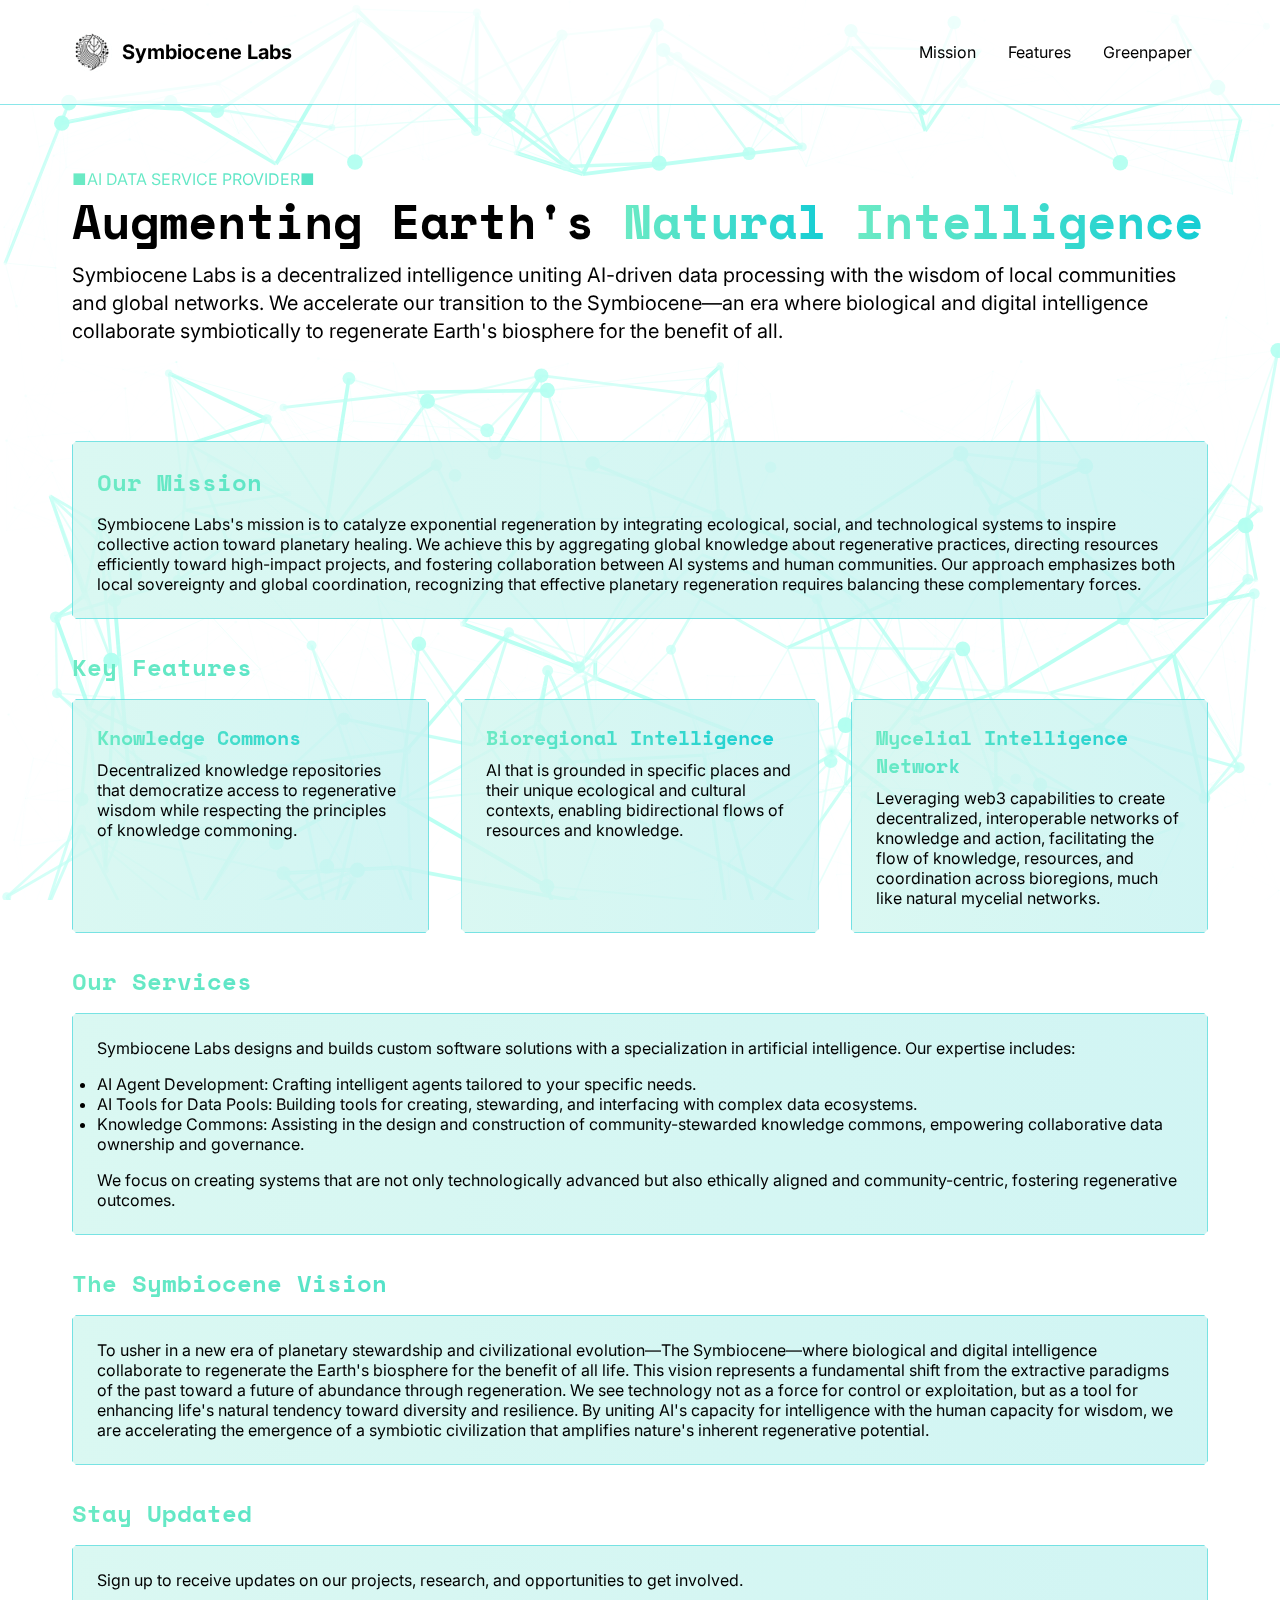
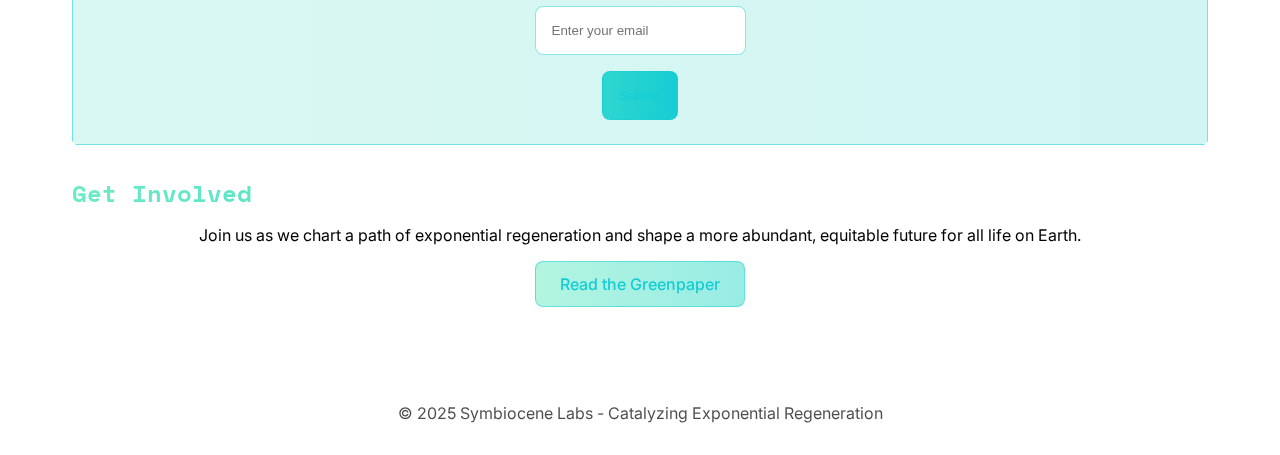
<file: index.html>
<!DOCTYPE html>
<html lang="en">
    <head>
        <meta charset="UTF-8"/>
        <meta name="viewport" content="width=device-width, initial-scale=1.0"/>
        <title>Symbiocene Labs - Planetary Data Layer for Earth System Monitoring</title>
        <meta name="description" content="Symbiocene Labs interprets, collates, and indexes disparate data feeds that monitor earth systems, facilitating capital investment in ecosystem regeneration and creating a sustainable future."/>
        <meta name="author" content="Symbiocene Labs"/>
        <meta property="og:title" content="Symbiocene Labs - Planetary Data Layer"/>
        <meta property="og:description" content="Symbiocene Labs interprets, collates, and indexes disparate data feeds that monitor earth systems, facilitating capital investment in ecosystem regeneration and creating a sustainable future."/>
        <meta property="og:type" content="website"/>
        <meta property="og:image" content="https://pub-bb2e103a32db4e198524a2e9ed8f35b4.r2.dev/15d62c79-b091-490c-9016-6587f93cbaed/id-preview-7203a951--f4794e7a-9c32-4fa6-a52f-6cd08ad04d61.lovable.app-1746590013152.png"/>
        <meta name="twitter:card" content="summary_large_image"/>
        <meta name="twitter:site" content="@gaiaaiagent"/>
        <meta name="twitter:image" content="https://pub-bb2e103a32db4e198524a2e9ed8f35b4.r2.dev/15d62c79-b091-490c-9016-6587f93cbaed/id-preview-7203a951--f4794e7a-9c32-4fa6-a52f-6cd08ad04d61.lovable.app-1746590013152.png"/>
        <link rel="stylesheet" href="css/style.css">
        <script src="js/main.js"></script>
        <style>
            @import url("https://fonts.googleapis.com/css2?family=Space+Mono:wght@400;700&display=swap");
            @import url("https://fonts.googleapis.com/css2?family=Inter:wght@300;400;500;600;700&display=swap");
            
            :root {
                --background: 0 0% 100%; /* White */
                --foreground: 0 0% 0%; /* Black */
                --card: 60 100% 97%; /* Light yellow */
                --card-foreground: 0 0% 0%; /* Black */
                --popover: 0 0% 100%; /* White */
                --popover-foreground: 0 0% 0%; /* Black */
                --primary: 51 100% 50%; /* Gold */
                --primary-foreground: 0 0% 100%; /* White */
                --secondary: 60 80% 90%; /* Light yellow */
                --secondary-foreground: 0 0% 0%; /* Black */
                --muted: 60 30% 90%; /* Very light yellow */
                --muted-foreground: 0 0% 40%; /* Dark gray */
                --accent: 51 100% 60%; /* Lighter gold */
                --accent-foreground: 0 0% 0%; /* Black */
                --destructive: 0 62.8% 30.6%; /* Red */
                --destructive-foreground: 0 0% 100%; /* White */
                --border: 51 40% 50%; /* Gold border */
                --input: 51 40% 50%; /* Gold input */
                --ring: 51 100% 50%; /* Gold ring */
                --radius: .5rem;
                --sidebar-background: 0 0% 100%; /* White */
                --sidebar-foreground: 0 0% 0%; /* Black */
                --sidebar-primary: 51 100% 50%; /* Gold */
                --sidebar-primary-foreground: 0 0% 100%; /* White */
                --sidebar-accent: 60 30% 90%; /* Light yellow */
                --sidebar-accent-foreground: 0 0% 0%; /* Black */
                --sidebar-border: 51 40% 50%; /* Gold border */
                --sidebar-ring: 51 100% 50%; /* Gold ring */
            }
            
            * {
                box-sizing: border-box;
                border-width: 0;
                border-style: solid;
                border-color: hsl(var(--border));
            }
            
            body {
                --tw-bg-opacity: 1;
                /* background-color: rgb(255 255 255 / var(--tw-bg-opacity)); */ /* White background - Commented out for testing external CSS */
                font-family: Inter, sans-serif;
                --tw-text-opacity: 1;
                color: rgb(0 0 0 / var(--tw-text-opacity)); /* Black text */
                margin: 0;
                line-height: inherit;
            }
            
            h1, h2, h3, h4, h5, h6 {
                font-family: Space Mono, monospace;
                font-size: inherit;
                font-weight: inherit;
            }
            
            .container {
                width: 100%;
                margin-right: auto;
                margin-left: auto;
                padding-right: 2rem;
                padding-left: 2rem;
            }
            
            @media (min-width: 1400px) {
                .container {
                    max-width: 1400px;
                }
            }
            
            .pixel-box {
                position: relative;
                overflow: hidden;
                border-radius: 0;
                background-color: rgba(224, 247, 245, 0.8); /* Very light teal background */
                padding: 1.5rem;
                border: 1px solid rgba(21, 205, 212, 0.5); /* Teal border */
                background-image: linear-gradient(to right, rgba(107, 234, 196, 0.1) 0%, rgba(21, 205, 212, 0.1) 100%); /* Subtle teal gradient */
                clip-path: polygon(0 4px, 4px 0, calc(100% - 4px) 0, 100% 4px, 100% calc(100% - 4px), calc(100% - 4px) 100%, 4px 100%, 0 calc(100% - 4px));
            }
            
            .pixel-dot {
                margin-left: .125rem;
                margin-right: .125rem;
                display: inline-block;
                height: .375rem;
                width: .375rem;
                border-radius: 0;
                --tw-bg-opacity: 1;
                background-color: rgb(21 205 212 / var(--tw-bg-opacity)); /* Teal dot */
                background-image: linear-gradient(to right, #6beac4, #15cdd4); /* Teal gradient */
            }
            
            .data-grid {
                /* Grid background removed and replaced with canvas in JS */
                background-color: rgb(255 255 255 / var(--tw-bg-opacity)); /* White background */
            }
            
            .animate-pixel-fade {
                animation: pixel-fade 3s ease-in-out infinite;
            }
            
            @keyframes pixel-fade {
                0% {
                    opacity: .4;
                }
                50% {
                    opacity: 1;
                }
                to {
                    opacity: .4;
                }
            }
            
            .bg-gaia-dark-green {
                --tw-bg-opacity: 1;
                background-color: rgb(255 255 255 / var(--tw-bg-opacity)); /* White background */
            }
            
            .bg-gaia-accent-teal {
                --tw-bg-opacity: 1;
                background-color: rgb(21 205 212 / var(--tw-bg-opacity)); /* Teal background */
            }
            
            .text-gaia-text-light {
                --tw-text-opacity: 1;
                color: rgb(0 0 0 / var(--tw-text-opacity)); /* Black text */
            }
            
            .text-gaia-accent-teal {
                --tw-text-opacity: 1;
                color: rgb(21 205 212 / var(--tw-text-opacity)); /* Teal text */
                background: linear-gradient(to right, #6beac4, #15cdd4); /* Teal gradient */
                -webkit-background-clip: text;
                -webkit-text-fill-color: transparent;
                background-clip: text;
            }
            
            .border-gaia-accent-teal {
                --tw-border-opacity: 1;
                border-color: rgb(21 205 212 / var(--tw-border-opacity)); /* Teal border */
            }
            
            .py-16 {
                padding-top: 4rem;
                padding-bottom: 4rem;
            }
            
            .py-8 {
                padding-top: 2rem;
                padding-bottom: 2rem;
            }
            
            .px-4 {
                padding-left: 1rem;
                padding-right: 1rem;
            }
            
            .mt-8 {
                margin-top: 2rem;
            }
            
            .mb-4 {
                margin-bottom: 1rem;
            }
            
            .mb-8 {
                margin-bottom: 2rem;
            }
            
            .text-4xl {
                font-size: 2.25rem;
                line-height: 2.5rem;
            }
            
            .text-xl {
                font-size: 1.25rem;
                line-height: 1.75rem;
            }
            
            .text-lg {
                font-size: 1.125rem;
                line-height: 1.75rem;
            }
            
            .font-bold {
                font-weight: 700;
            }
            
            .flex {
                display: flex;
            }
            
            .flex-col {
                flex-direction: column;
            }
            
            .items-center {
                align-items: center;
            }
            
            .justify-center {
                justify-content: center;
            }
            
            .justify-between {
                justify-content: space-between;
            }
            
            .gap-4 {
                gap: 1rem;
            }
            
            .gap-8 {
                gap: 2rem;
            }
            
            .grid {
                display: grid;
            }
            
            .grid-cols-1 {
                grid-template-columns: repeat(1, minmax(0, 1fr));
            }
            
            @media (min-width: 768px) {
                .md\:grid-cols-2 {
                    grid-template-columns: repeat(2, minmax(0, 1fr));
                }
                
                .md\:text-5xl {
                    font-size: 3rem;
                    line-height: 1;
                }
            }
            
            @media (min-width: 1024px) {
                .lg\:grid-cols-3 {
                    grid-template-columns: repeat(3, minmax(0, 1fr));
                }
                
                .lg\:text-6xl {
                    font-size: 3.75rem;
                    line-height: 1;
                }
            }
            
            .max-w-4xl {
                max-width: 56rem;
            }
            
            .mx-auto {
                margin-left: auto;
                margin-right: auto;
            }
            
            .text-center {
                text-align: center;
            }
            
            .rounded-lg {
                border-radius: var(--radius);
            }
            
            .border {
                border-width: 1px;
            }
            
            .border-b {
                border-bottom-width: 1px;
            }
            
            .border-gaia-accent-teal\/50 {
                border-color: rgba(21, 205, 212, 0.5); /* Teal border with opacity */
            }
            
            .bg-gaia-accent-teal\/10 {
                background-color: rgba(21, 205, 212, 0.1); /* Teal background with opacity */
                background-image: linear-gradient(to right, rgba(107, 234, 196, 0.1) 0%, rgba(21, 205, 212, 0.1) 100%); /* Subtle teal gradient */
            }
            
            .p-4 {
                padding: 1rem;
            }
            
            .hover\:bg-gaia-accent-teal\/80:hover {
                background-color: rgba(21, 205, 212, 0.8); /* Teal background with opacity on hover */
                background-image: linear-gradient(to right, rgba(107, 234, 196, 0.8) 0%, rgba(21, 205, 212, 0.8) 100%); /* Stronger teal gradient */
            }
            
            .hover\:text-gaia-dark-green:hover {
                --tw-text-opacity: 1;
                color: rgb(255 255 255 / var(--tw-text-opacity)); /* White text on hover */
            }
            
            .hover\:text-gaia-accent-teal:hover {
                background: linear-gradient(to right, #6beac4, #15cdd4); /* Teal gradient */
                -webkit-background-clip: text;
                -webkit-text-fill-color: transparent;
                background-clip: text;
            }
            
            .transition {
                transition-property: color, background-color, border-color, text-decoration-color, fill, stroke, opacity, box-shadow, transform, filter, backdrop-filter;
                transition-timing-function: cubic-bezier(.4, 0, .2, 1);
                transition-duration: .15s;
            }
            
            .nav-link {
                padding: 0.5rem 1rem;
                transition: color 0.3s ease;
            }
            
            .logo-circle {
                width: 40px;
                height: 40px;
                border-radius: 50%;
                /* border: 2px solid transparent; */ /* Transparent border */
                /* border-image: linear-gradient(to right, #6beac4, #15cdd4); */ /* Teal gradient border */
                /* border-image-slice: 1; */
                display: flex;
                align-items: center;
                justify-content: center;
                margin-right: 10px;
                background-image: linear-gradient(to right, rgba(107, 234, 196, 0.05) 0%, rgba(21, 205, 212, 0.05) 100%); /* Very subtle teal gradient */
            }
            
            .logo-v {
                background: linear-gradient(to right, #6beac4, #15cdd4); /* Teal gradient */
                -webkit-background-clip: text;
                -webkit-text-fill-color: transparent;
                background-clip: text;
                color: transparent;
                font-size: 24px;
                font-weight: bold;
                font-family: 'Space Mono', monospace;
            }
        </style>
    </head>
    <body>
        <nav class="py-8 border-b border-gaia-accent-teal/50">
            <div class="container mx-auto flex justify-between items-center">
                <div class="flex items-center">
                    <div class="logo-circle">
                        <img src="U9sK4_m8_400x400.jpg" alt="Symbiocene Labs Logo" class="logo-v">
                    </div>
                    <span class="text-xl font-bold">Symbiocene Labs</span>
                </div>
                <div class="flex">
                    <a href="#mission" class="nav-link text-gaia-text-light hover:text-gaia-accent-teal">Mission</a>
                    <a href="#features" class="nav-link text-gaia-text-light hover:text-gaia-accent-teal">Features</a>
                    <a href="https://gaiaaiagent.github.io/symbiocenelabs/greenpaper.html" class="nav-link text-gaia-text-light hover:text-gaia-accent-teal" target="_blank">Greenpaper</a>
                </div>
            </div>
        </nav>
        
        <div class="container mx-auto">
            <header class="py-0 relative">
                <div class="mb-2">
                    <p class="text-gaia-accent-teal">■AI DATA SERVICE PROVIDER■</p>
                </div>
                <div class="flex flex-col gap-1">
                    <h2 class="text-4xl md:text-5xl lg:text-[3.35rem] font-bold text-gaia-text-light">
                        Augmenting Earth's 
                        <span class="text-gaia-accent-teal">Natural</span>
                        <span class="text-gaia-accent-teal">Intelligence</span>
                    </h2>
                    <p class="text-xl text-gaia-text-light mb-0">
                        Symbiocene Labs is a decentralized intelligence uniting AI-driven data processing with the wisdom of local communities and global networks. We accelerate our transition to the Symbiocene—an era where biological and digital intelligence collaborate symbiotically to regenerate Earth's biosphere for the benefit of all.
                    </p>
                </div>
                <!-- Removed rivers map container and image from here, it's now handled by CSS background -->
            </header>
            
            <main>
                <section id="mission" class="pixel-box mb-8">
                    <h2 class="text-2xl font-bold text-gaia-accent-teal mb-4">Our Mission</h2>
                    <p class="text-gaia-text-light">
                        Symbiocene Labs's mission is to catalyze exponential regeneration by integrating ecological, social, and technological systems to inspire collective action toward planetary healing. We achieve this by aggregating global knowledge about regenerative practices, directing resources efficiently toward high-impact projects, and fostering collaboration between AI systems and human communities. Our approach emphasizes both local sovereignty and global coordination, recognizing that effective planetary regeneration requires balancing these complementary forces.
                    </p>
                </section>
                
                <section id="features" class="mb-8">
                    <h2 class="text-2xl font-bold text-gaia-accent-teal mb-4">Key Features</h2>
                    <div class="feature-grid">
                        <div class="pixel-box">
                            <h3 class="text-xl font-bold text-gaia-accent-teal mb-2">Knowledge Commons</h3>
                            <p class="text-gaia-text-light">
                                Decentralized knowledge repositories that democratize access to regenerative wisdom while 
                                respecting the principles of knowledge commoning.
                            </p>
                        </div>
                        <div class="pixel-box">
                            <h3 class="text-xl font-bold text-gaia-accent-teal mb-2">Bioregional Intelligence</h3>
                            <p class="text-gaia-text-light">
                                AI that is grounded in specific places and their unique ecological and cultural contexts, 
                                enabling bidirectional flows of resources and knowledge.
                            </p>
                        </div>
                        <div class="pixel-box">
                            <h3 class="text-xl font-bold text-gaia-accent-teal mb-2">Mycelial Intelligence Network</h3>
                            <p class="text-gaia-text-light">
                                Leveraging web3 capabilities to create decentralized, interoperable networks of knowledge and action, facilitating the flow of knowledge, resources, and coordination across bioregions, much like natural mycelial networks.
                            </p>
                        </div>
                    </div>
                </section>

                <section id="services" class="mb-8">
                    <h2 class="text-2xl font-bold text-gaia-accent-teal mb-4">Our Services</h2>
                    <div class="pixel-box">
                        <p class="text-gaia-text-light mb-4">
                            Symbiocene Labs designs and builds custom software solutions with a specialization in artificial intelligence. Our expertise includes:
                        </p>
                        <ul class="list-disc list-inside text-gaia-text-light mb-4 ml-4">
                            <li>AI Agent Development: Crafting intelligent agents tailored to your specific needs.</li>
                            <li>AI Tools for Data Pools: Building tools for creating, stewarding, and interfacing with complex data ecosystems.</li>
                            <li>Knowledge Commons: Assisting in the design and construction of community-stewarded knowledge commons, empowering collaborative data ownership and governance.</li>
                        </ul>
                        <p class="text-gaia-text-light">
                            We focus on creating systems that are not only technologically advanced but also ethically aligned and community-centric, fostering regenerative outcomes.
                        </p>
                    </div>
                </section>
                
                <section id="ecosystem" class="mb-8">
                    <h2 class="text-2xl font-bold text-gaia-accent-teal mb-4">The Symbiocene Vision</h2>
                    <div class="pixel-box">
                        <p class="text-gaia-text-light">
                            To usher in a new era of planetary stewardship and civilizational evolution—The Symbiocene—where biological and digital intelligence collaborate to regenerate the Earth's biosphere for the benefit of all life. This vision represents a fundamental shift from the extractive paradigms of the past toward a future of abundance through regeneration. We see technology not as a force for control or exploitation, but as a tool for enhancing life's natural tendency toward diversity and resilience. By uniting AI's capacity for intelligence with the human capacity for wisdom, we are accelerating the emergence of a symbiotic civilization that amplifies nature's inherent regenerative potential.
                        </p>
                    </div>
                </section>

                <section id="signup" class="mb-8">
                    <h2 class="text-2xl font-bold text-gaia-accent-teal mb-4">Stay Updated</h2>
                    <div class="pixel-box">
                        <p class="text-gaia-text-light mb-4">
                            Sign up to receive updates on our projects, research, and opportunities to get involved.
                        </p>
                        <form class="flex flex-col md:flex-row gap-4 items-center">
                            <input type="email" placeholder="Enter your email" class="p-4 border border-gaia-accent-teal/50 rounded-lg w-full focus:ring-2 focus:ring-gaia-accent-teal outline-none" style="background-color: white; color: black;" required>
                            <button type="submit" class="button p-4 rounded-lg bg-gaia-accent-teal text-white hover:bg-gaia-accent-teal/80 transition w-full md:w-auto">Submit</button>
                        </form>
                    </div>
                </section>
                
                <section id="community" class="mb-8">
                    <h2 class="text-2xl font-bold text-gaia-accent-teal mb-4">Get Involved</h2>
                    <div class="flex flex-col items-center gap-4">
                        <p class="text-gaia-text-light text-center max-w-4xl">
                            Join us as we chart a path of exponential regeneration and shape a more abundant, equitable future for all life on Earth.
                        </p>
                        <a href="greenpaper.html" class="button">
                            Read the Greenpaper
                        </a>
                    </div>
                </section>
            </main>
            
            <footer class="py-8 text-center">
                <p class="text-gaia-text-light/70">
                    &copy; 2025 Symbiocene Labs - Catalyzing Exponential Regeneration
                </p>
            </footer>
        </div>
    </body>
</html>
</file>
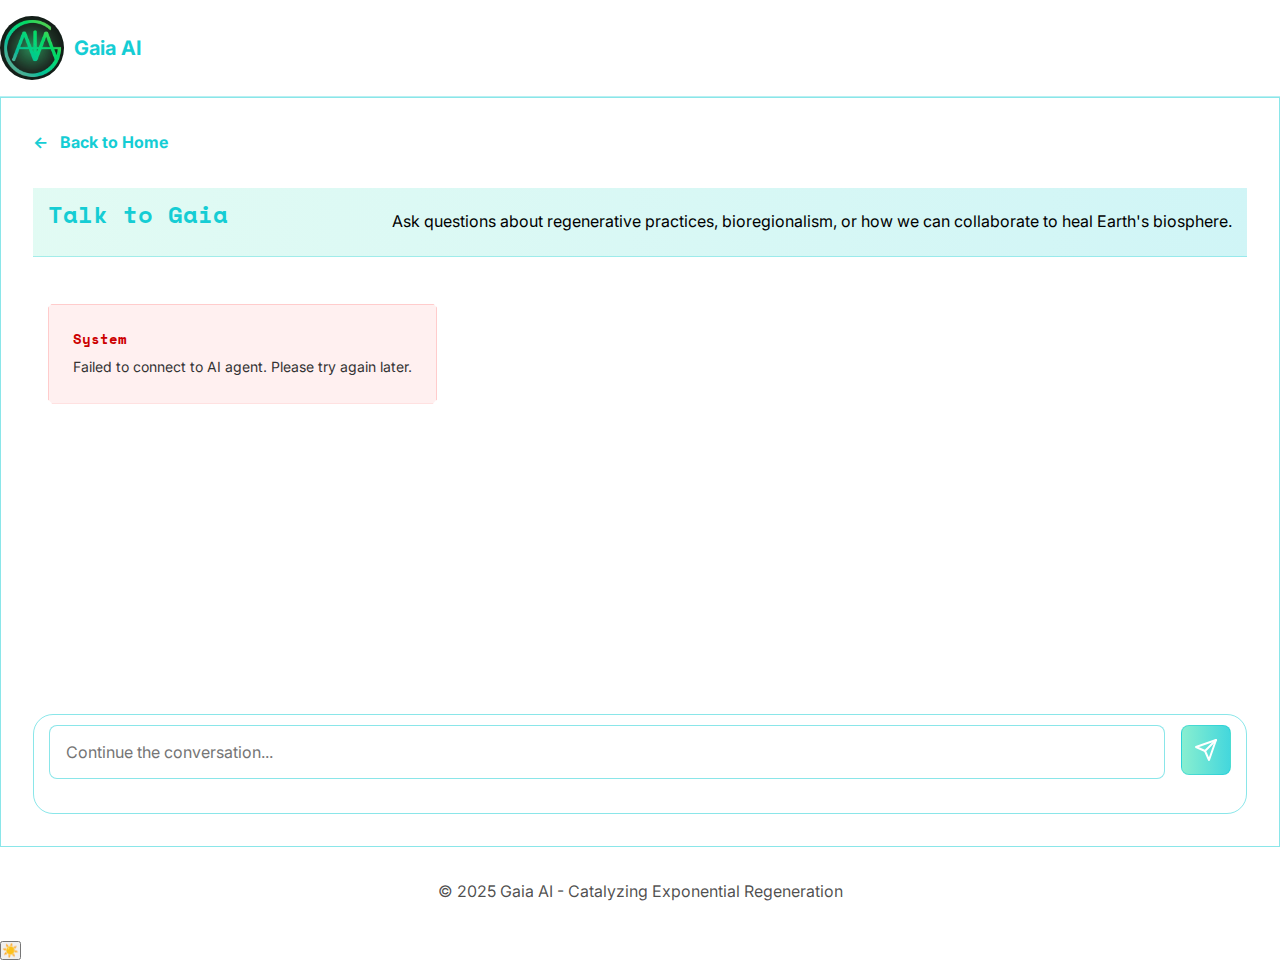
<file: chat.html>
<!DOCTYPE html>
<html lang="en">
<head>
    <meta charset="UTF-8"/>
    <meta name="viewport" content="width=device-width, initial-scale=1.0"/>
    <title>Talk to Gaia - Gaia AI</title>
    <meta name="description" content="Chat with Gaia about regenerative practices and planetary healing."/>
    <meta name="author" content="Gaia AI"/>
    <link rel="stylesheet" href="css/style.css">
    <link rel="stylesheet" href="css/chat.css">
    <script src="js/api-client.js"></script>
    <script src="js/chat-page.js"></script>
    <script src="js/theme-toggle.js"></script>
    <style>
        @import url("https://fonts.googleapis.com/css2?family=Space+Mono:wght@400;700&display=swap");
        @import url("https://fonts.googleapis.com/css2?family=Inter:wght@300;400;500;600;700&display=swap");
        
        body::before {
            display: none !important; /* Hide watershed background on this page */
        }
        
        .chat-container {
            width: 100%;
            max-width: 100%;
            margin: 0 auto;
            padding: 2rem;
            display: flex;
            flex-direction: column;
            height: calc(100vh - 150px); /* Subtract header and footer height */
        }
        
        .chat-header {
            margin-bottom: 2rem;
        }
        
        .chat-messages {
            margin-bottom: 2rem;
            flex: 1;
            overflow-y: auto;
            min-height: 300px;
            display: flex;
            flex-direction: column;
            gap: 1rem;
        }
        
        .message {
            margin-bottom: 1.5rem;
            padding: 1.5rem;
            border-radius: 0;
            position: relative;
            overflow: visible;
            word-wrap: break-word;
            width: auto;
            max-width: 60%; /* Reduced from 80% to allow more space between messages */
        }
        
        .user-message {
            background-color: rgba(224, 247, 245, 0.8);
            border: 1px solid rgba(21, 205, 212, 0.5);
            background-image: linear-gradient(to right, rgba(107, 234, 196, 0.1) 0%, rgba(21, 205, 212, 0.1) 100%);
            clip-path: polygon(0 4px, 4px 0, calc(100% - 4px) 0, 100% 4px, 100% calc(100% - 4px), calc(100% - 4px) 100%, 4px 100%, 0 calc(100% - 4px));
            align-self: flex-end;
        }
        
        .ai-message {
            background-color: rgba(255, 255, 255, 0.9);
            border: 1px solid rgba(21, 205, 212, 0.3);
            clip-path: polygon(0 4px, 4px 0, calc(100% - 4px) 0, 100% 4px, 100% calc(100% - 4px), calc(100% - 4px) 100%, 4px 100%, 0 calc(100% - 4px));
            align-self: flex-start;
        }
        
        .message-label {
            font-family: 'Space Mono', monospace;
            font-weight: bold;
            margin-bottom: 0.5rem;
            display: block;
        }
        
        .message-content {
            display: block;
            width: 100%;
            overflow: visible;
            word-wrap: break-word;
        }
        
        .user-label {
            color: #15cdd4;
        }
        
        .ai-label {
            background: linear-gradient(to right, #6beac4, #15cdd4);
            -webkit-background-clip: text;
            -webkit-text-fill-color: transparent;
            background-clip: text;
        }
        
        .message-content {
            line-height: 1.6;
        }
        
        .chat-input {
            position: relative;
        }
        
        .chat-form {
            display: flex;
            flex-direction: column;
            gap: 1rem;
            width: 100%;
            max-width: 1200px;
            margin: 0 auto;
        }
        
        @media (min-width: 768px) {
            .chat-form {
                flex-direction: row;
            }
        }
        
        .chat-input-field {
            flex: 1;
            padding: 1rem;
            border: 1px solid rgba(21, 205, 212, 0.5);
            border-radius: 0.5rem;
            font-family: 'Inter', sans-serif;
            font-size: 1rem;
            background-color: white;
            color: black;
            min-height: 50px;
        }
        
        .chat-input-field:focus {
            outline: none;
            box-shadow: 0 0 0 2px rgba(21, 205, 212, 0.3);
        }
        
        .loading-indicator {
            display: none;
            margin: 2rem 0;
            text-align: center;
        }
        
        .loading-dots {
            display: inline-flex;
            gap: 0.5rem;
        }
        
        .loading-dot {
            width: 10px;
            height: 10px;
            border-radius: 50%;
            background: linear-gradient(to right, #6beac4, #15cdd4);
            animation: pulse 1.5s infinite ease-in-out;
        }
        
        .loading-dot:nth-child(2) {
            animation-delay: 0.3s;
        }
        
        .loading-dot:nth-child(3) {
            animation-delay: 0.6s;
        }
        
        @keyframes pulse {
            0%, 100% {
                opacity: 0.4;
                transform: scale(0.8);
            }
            50% {
                opacity: 1;
                transform: scale(1.2);
            }
        }
        
        .back-link {
            display: inline-block;
            margin-bottom: 2rem;
            color: #15cdd4;
            text-decoration: none;
            font-weight: bold;
            transition: color 0.3s ease;
        }
        
        .back-link:hover {
            color: #6beac4;
        }
        
        .back-icon {
            margin-right: 0.5rem;
        }
    </style>
</head>
<body>
    <div class="container mx-auto" style="max-width: 100%; padding: 0;">
        <nav class="py-8 border-b border-gaia-accent-teal/50">
            <div class="flex items-center">
                <a href="index.html" class="flex items-center">
                    <div class="logo-circle">
                        <img src="gaialogo.png" alt="Gaia AI Logo" class="logo-v">
                    </div>
                    <span class="text-xl font-bold">Gaia AI</span>
                </a>
            </div>
        </nav>
        
        <div class="chat-container">
            <a href="index.html" class="back-link">
                <span class="back-icon">←</span> Back to Home
            </a>
            
            <div class="chat-header">
                <h1 class="text-2xl font-bold text-gaia-accent-teal">Talk to Gaia</h1>
                <p class="text-gaia-text-light">
                    Ask questions about regenerative practices, bioregionalism, or how we can collaborate to heal Earth's biosphere.
                </p>
            </div>
            
            <div class="chat-messages" id="chat-messages">
                <!-- Messages will be added here dynamically -->
            </div>
            
            <div class="loading-indicator" id="loading-indicator">
                <div class="loading-dots">
                    <div class="loading-dot"></div>
                    <div class="loading-dot"></div>
                    <div class="loading-dot"></div>
                </div>
            </div>
            
            <div class="chat-input">
                <form id="chat-form" class="chat-form">
                    <input type="text" id="chat-input-field" class="chat-input-field" placeholder="Continue the conversation..." required>
                    <button type="submit" class="button button-submit-permanent-hover" style="width: 50px; height: 50px; display: flex; align-items: center; justify-content: center; padding: 0;">
                        <svg xmlns="http://www.w3.org/2000/svg" width="24" height="24" viewBox="0 0 24 24" fill="none" stroke="currentColor" stroke-width="2" stroke-linecap="round" stroke-linejoin="round">
                            <line x1="22" y1="2" x2="11" y2="13"></line>
                            <polygon points="22 2 15 22 11 13 2 9 22 2"></polygon>
                        </svg>
                    </button>
                </form>
            </div>
        </div>
        
        <footer class="py-8 text-center">
            <p class="text-gaia-text-light/70">
                &copy; 2025 Gaia AI - Catalyzing Exponential Regeneration
            </p>
        </footer>
    </div>
    
    <!-- Chat functionality is now handled by chat-page.js -->
</body>
</html>
</file>
<file: css/style.css>
/* Symbiocene Labs Website Styles */

/* Import Fonts */
@import url("https://fonts.googleapis.com/css2?family=Space+Mono:wght@400;700&display=swap");
@import url("https://fonts.googleapis.com/css2?family=Inter:wght@300;400;500;600;700&display=swap");

/* CSS Variables */
:root {
    --gaia-dark-green: #FFFFFF; /* White background */
    --gaia-medium-green: #6beac4; /* Light teal */
    --gaia-light-green: #e0f7f5; /* Very light teal */
    --gaia-accent-teal: #15cdd4; /* Darker teal */
    --gaia-text-light: #000000; /* Black text */
}

/* Base Styles */
* {
    margin: 0;
    padding: 0;
    box-sizing: border-box;
}

body {
    font-family: 'Inter', sans-serif;
    line-height: 1.6;
    background-color: var(--gaia-dark-green); /* Restore original background */
    color: var(--gaia-text-light);
    /* Removed position: relative and z-index: 0 */
}

h1, h2, h3, h4, h5, h6 {
    font-family: 'Space Mono', monospace;
    margin-bottom: 1rem;
}

h2 {
    font-size: 1.5rem;
    line-height: 2rem;
}

h3 {
    font-size: 1.25rem;
    line-height: 1.75rem;
}

.text-2xl {
    font-size: 1.5rem;
    line-height: 2rem;
}

.text-xl {
    font-size: 1.25rem;
    line-height: 1.75rem;
}

.text-4xl {
    font-size: 2.25rem;
    line-height: 2.5rem;
}

.font-bold {
    font-weight: 700;
}

.mb-2 {
    margin-bottom: 0.5rem;
}

.mb-4 {
    margin-bottom: 1rem;
}

.mb-8 {
    margin-bottom: 2rem;
}

.text-center {
    text-align: center;
}

.text-gaia-accent-teal {
    color: var(--gaia-accent-teal);
}

.text-gaia-text-light {
    color: var(--gaia-text-light);
}

.max-w-4xl {
    max-width: 56rem;
}

.mx-auto {
    margin-left: auto;
    margin-right: auto;
}

/* Flex Utilities */
.flex {
    display: flex;
}

.flex-col {
    flex-direction: column;
}

.items-center {
    align-items: center;
}

.justify-center {
    justify-content: center;
}

.gap-2 {
    gap: 0.5rem;
}

.gap-4 {
    gap: 1rem;
}

a {
    color: var(--gaia-accent-teal);
    text-decoration: none;
    transition: color 0.3s ease;
}

a:hover {
    color: var(--gaia-light-green);
}

/* Layout */
.container {
    width: 100%;
    max-width: 1200px;
    margin: 0 auto;
    padding: 0 2rem;
}

/* Navigation */
nav {
    display: flex;
    justify-content: space-between;
    align-items: center;
    padding: 1rem 0;
    border-bottom: 1px solid rgba(21, 205, 212, 0.3); /* Lighter Teal border */
    background-color: rgba(255, 255, 255, 0.7); /* Semi-transparent white background */
}

.nav-link {
    padding: 0.5rem 1rem;
    color: var(--gaia-text-light);
    transition: color 0.3s ease;
}

.nav-link:hover {
    color: var(--gaia-accent-teal);
}

.logo-circle {
    width: 40px;
    height: 40px;
    width: 64px; /* Increased size */
    height: 64px; /* Increased size */
    border-radius: 50%;
    /* border: 2px solid transparent; */ /* Removed gradient border */
    /* border-image: linear-gradient(to right, #6beac4, #15cdd4); */ /* Removed gradient border */
    /* border-image-slice: 1; */ /* Removed gradient border */
    display: flex;
    align-items: center;
    justify-content: center;
    margin-right: 10px;
    background-image: linear-gradient(to right, rgba(107, 234, 196, 0.05) 0%, rgba(21, 205, 212, 0.05) 100%); /* Very subtle teal gradient */
}

.logo-v {
    background: linear-gradient(to right, #6beac4, #15cdd4); /* Teal gradient */
    -webkit-background-clip: text;
    -webkit-text-fill-color: transparent;
    background-clip: text;
    color: transparent;
    font-size: 24px;
    font-weight: bold;
    font-family: 'Space Mono', monospace;
}

/* Explicit styles for the logo image */
img.logo-v {
    width: 100%; /* Make image fill the circle */
    height: 100%; /* Make image fill the circle */
    object-fit: cover; /* Ensure image covers the area */
    border-radius: 50%; /* Match the circle's shape */
    border: none; /* Ensure no border */
}

/* Header */
header {
    padding: 4rem 0;
}

header h1 {
    font-size: 3rem;
    font-weight: 700;
    margin-bottom: 1rem;
    line-height: 1.2;
}

/* Main Content */
main {
    padding: 2rem 0;
}

section {
    margin-bottom: 3rem;
}

/* Pixel Box Style */
.pixel-box {
    position: relative;
    overflow: hidden;
    background-color: rgba(224, 247, 245, 0.8); /* Very light teal background */
    padding: 1.5rem;
    border: 1px solid rgba(21, 205, 212, 0.5); /* Teal border */
    background-image: linear-gradient(to right, rgba(107, 234, 196, 0.1) 0%, rgba(21, 205, 212, 0.1) 100%); /* Subtle teal gradient */
    clip-path: polygon(
        0 4px, 
        4px 0, 
        calc(100% - 4px) 0, 
        100% 4px, 
        100% calc(100% - 4px), 
        calc(100% - 4px) 100%, 
        4px 100%, 
        0 calc(100% - 4px)
    );
}

/* Pixel Dot Animation */
.pixel-dot {
    display: inline-block;
    height: 0.375rem;
    width: 0.375rem;
    background-color: var(--gaia-accent-teal);
    margin: 0 0.125rem;
}

.animate-pixel-fade {
    animation: pixel-fade 3s ease-in-out infinite;
}

@keyframes pixel-fade {
    0% { opacity: 0.4; }
    50% { opacity: 1; }
    100% { opacity: 0.4; }
}

/* Mycelium Network Background */
.data-grid {
    /* Grid background removed and replaced with canvas in JS */
    background-color: var(--gaia-dark-green);
}

/* Canvas styling */
#mycelium-background {
    position: absolute; /* Absolute position to move with scrolling */
    top: 0;
    left: 0;
    width: 100%;
    height: 100%;
    z-index: -2; /* Behind watershed */
}

/* Buttons */
.button {
    display: inline-block;
    padding: 0.75rem 1.5rem;
    border: 1px solid rgba(21, 205, 212, 0.5); /* Teal border */
    background-color: rgba(107, 234, 196, 0.3); /* Increased opacity from 0.1 to 0.3 */
    color: var(--gaia-accent-teal); /* Teal text */
    border-radius: 0.5rem;
    font-weight: 500;
    transition: all 0.3s ease;
    text-decoration: none;
    cursor: pointer;
    background-image: linear-gradient(to right, rgba(107, 234, 196, 0.3) 0%, rgba(21, 205, 212, 0.3) 100%); /* Increased opacity from 0.1 to 0.3 */
}

.button:hover {
    background-color: transparent; /* Remove background color */
    background-image: linear-gradient(to right, rgba(107, 234, 196, 0.8) 0%, rgba(21, 205, 212, 0.8) 100%); /* Stronger teal gradient on hover */
    color: var(--gaia-dark-green); /* White text on hover */
}

/* Specific button styles */
.button-greenpaper {
    background-color: rgba(107, 234, 196, 0.7); /* Increased opacity from 0.5 to 0.7 */
    background-image: linear-gradient(to right, rgba(107, 234, 196, 0.7) 0%, rgba(21, 205, 212, 0.7) 100%); /* Increased opacity from 0.5 to 0.7 */
    color: white; /* Make text white */
    /* This class should be used in conjunction with .button, e.g., class="button button-greenpaper" */
}

.button.button-submit-permanent-hover { /* Increased specificity for static state */
    background-color: transparent;
    background-image: linear-gradient(to right, rgba(107, 234, 196, 0.8) 0%, rgba(21, 205, 212, 0.8) 100%);
    color: var(--gaia-dark-green); /* Text color, !important removed */
    transition: none !important; /* Disable transitions for this state */
    /* This class should be used in conjunction with .button, e.g., class="button button-submit-permanent-hover" */
}

.button.button-submit-permanent-hover:hover { /* Ensure hover state is identical and maintains specificity */
    background-color: transparent; /* Consistent with static state */
    background-image: linear-gradient(to right, rgba(107, 234, 196, 0.8) 0%, rgba(21, 205, 212, 0.8) 100%); /* Consistent */
    color: var(--gaia-dark-green); /* Text color, !important removed */
    transition: none !important; /* Consistent */
}

/* Feature Grid */
.feature-grid {
    display: grid;
    grid-template-columns: 1fr;
    gap: 2rem;
}

/* Footer */
footer {
    padding: 2rem 0;
    text-align: center;
    color: rgba(0, 0, 0, 0.7); /* Dark gray text */
}

/* Media Queries */
@media (min-width: 768px) {
    .feature-grid {
        grid-template-columns: repeat(2, 1fr);
    }
    
    header h1 {
        font-size: 4rem;
    }
    
    .md\:text-5xl {
        font-size: 3rem;
        line-height: 1;
    }
    
    .md\:grid-cols-2 {
        grid-template-columns: repeat(2, minmax(0, 1fr));
    }
}

/* Fresh Watershed Background Styles - Using a different approach */
.watershed-background {
    position: absolute; /* Absolute position to move with scrolling */
    top: 290px; /* Position further down - adjusted to move up slightly */
    left: 0;
    width: 100%;
    height: auto; /* Let height be determined by the image aspect ratio */
    z-index: -1; /* Behind content */
    opacity: 0.25; /* Semi-transparent */
    pointer-events: none; /* Allow clicks to pass through */
}

.watershed-background img {
    width: 100%;
    height: auto;
    display: block;
}

/* Remove the previous body::before style */
body::before {
    content: none; /* Disable the previous approach */
}

@media (min-width: 1024px) {
    .feature-grid {
        grid-template-columns: repeat(3, 1fr);
    }
    
    header h1 {
        font-size: 5rem;
    }
    
    .lg\:text-6xl {
        font-size: 3.75rem;
        line-height: 1;
    }
    
    .lg\:grid-cols-3 {
        grid-template-columns: repeat(3, minmax(0, 1fr));
    }
}

/* Hamburger Menu Styles */
.hamburger-icon {
    display: none; /* Hidden by default */
    cursor: pointer;
    padding: 10px;
}

.hamburger-icon .bar {
    width: 25px;
    height: 3px;
    background-color: var(--gaia-text-light);
    margin: 5px 0;
    transition: 0.4s;
}

/* Desktop Navigation */
@media (min-width: 768px) {
    .nav-links {
        display: flex; /* Show links by default on desktop */
    }
}

/* Responsive Navigation */
@media (max-width: 767px) { /* md breakpoint or adjust as needed */
    .nav-links {
        display: none; /* Hide links by default on small screens */
        flex-direction: column;
        width: 100%;
        position: absolute;
        top: 100px; /* Adjust based on nav height */
        left: 0;
        background-color: rgba(255, 255, 255, 0.95); /* Semi-transparent white background */
        padding: 1rem 0;
        border-top: 1px solid rgba(21, 205, 212, 0.3);
        z-index: 10;
    }

    .nav-links.active {
        display: flex; /* Show links when active */
    }

    .nav-links a {
        padding: 1rem;
        text-align: center;
        border-bottom: 1px solid rgba(21, 205, 212, 0.1);
    }

    .nav-links a:last-child {
        border-bottom: none;
    }

    .hamburger-icon {
        display: block; /* Show hamburger icon on small screens */
        margin-left: auto; /* Pushes hamburger to the right */
    }

    /* Adjust main nav container to allow hamburger on the right */
    nav .container > .flex.items-center {
        width: 100%; /* Ensure the container takes full width */
        justify-content: space-between; /* Space between logo/title and hamburger */
    }
     nav .container > .flex.items-center > .flex.items-center { /* The group with logo and title */
        margin-right: auto; /* Pushes nav-links (when visible) or hamburger to the right */
    }
}
</file>
<file: css/chat.css>
/* Chat Interface Styles */
.chat-container {
    width: 100%;
    height: calc(100vh - 200px);
    background-color: rgba(255, 255, 255, 0.95);
    border: 1px solid rgba(21, 205, 212, 0.5);
    overflow: hidden;
    display: flex;
    flex-direction: column;
    transition: all 0.3s ease;
}

.chat-container.minimized {
    height: 50px;
    overflow: hidden;
}

.chat-header {
    display: flex;
    justify-content: space-between;
    align-items: center;
    padding: 10px 15px;
    background-image: linear-gradient(to right, rgba(107, 234, 196, 0.2) 0%, rgba(21, 205, 212, 0.2) 100%);
    border-bottom: 1px solid rgba(21, 205, 212, 0.3);
}

.chat-title {
    font-weight: bold;
    font-family: 'Space Mono', monospace;
    background: linear-gradient(to right, #6beac4, #15cdd4);
    -webkit-background-clip: text;
    -webkit-text-fill-color: transparent;
    background-clip: text;
}

.chat-controls {
    display: flex;
    gap: 10px;
}

.chat-control-btn {
    background: none;
    border: none;
    cursor: pointer;
    font-size: 16px;
    color: #333;
    transition: color 0.2s ease;
}

.chat-control-btn:hover {
    color: #15cdd4;
}

.chat-messages {
    flex: 1;
    overflow-y: auto;
    padding: 15px;
    display: flex;
    flex-direction: column;
    gap: 10px;
}

.chat-message, .message {
    max-width: 80%;
    padding: 10px 15px;
    border-radius: 18px;
    line-height: 1.4;
    position: relative;
    font-size: 14px;
    overflow: visible;
    word-wrap: break-word;
}

.user-message {
    align-self: flex-end;
    background-image: linear-gradient(to right, rgba(107, 234, 196, 0.2) 0%, rgba(21, 205, 212, 0.2) 100%);
    border: 1px solid rgba(21, 205, 212, 0.3);
    color: #333;
}

.agent-message, .ai-message {
    align-self: flex-start;
    background-color: #f5f5f5;
    border: 1px solid #e0e0e0;
    color: #333;
}

/* Fix for message content */
.message-content {
    width: 100%;
    overflow: visible;
    word-wrap: break-word;
}

/* Fix for message labels */
.message-label {
    margin-bottom: 5px;
    font-weight: bold;
}

.agent-message.loading {
    display: flex;
    align-items: center;
    gap: 5px;
}

.typing-indicator {
    display: flex;
    gap: 3px;
}

.typing-dot {
    width: 6px;
    height: 6px;
    border-radius: 50%;
    background-color: #15cdd4;
    animation: typing-animation 1.4s infinite ease-in-out;
}

.typing-dot:nth-child(1) {
    animation-delay: 0s;
}

.typing-dot:nth-child(2) {
    animation-delay: 0.2s;
}

.typing-dot:nth-child(3) {
    animation-delay: 0.4s;
}

@keyframes typing-animation {
    0%, 60%, 100% {
        transform: translateY(0);
        opacity: 0.6;
    }
    30% {
        transform: translateY(-5px);
        opacity: 1;
    }
}

.chat-input-container {
    display: flex;
    padding: 10px;
    border-top: 1px solid rgba(21, 205, 212, 0.3);
    background-color: #fff;
}

.chat-input {
    flex: 1;
    padding: 10px 15px;
    border: 1px solid rgba(21, 205, 212, 0.5);
    border-radius: 20px;
    outline: none;
    font-family: 'Inter', sans-serif;
    resize: none;
    min-height: 40px;
    max-height: 100px;
    overflow-y: auto;
}

.chat-input:focus {
    border-color: #15cdd4;
    box-shadow: 0 0 0 2px rgba(21, 205, 212, 0.2);
}

.chat-send-btn {
    background: linear-gradient(to right, #6beac4, #15cdd4);
    color: white;
    border: none;
    border-radius: 50%;
    width: 40px;
    height: 40px;
    margin-left: 10px;
    cursor: pointer;
    display: flex;
    align-items: center;
    justify-content: center;
    transition: transform 0.2s ease;
}

.chat-send-btn:hover {
    transform: scale(1.05);
}

.chat-send-btn:active {
    transform: scale(0.95);
}

.chat-send-btn svg {
    width: 18px;
    height: 18px;
    fill: white;
}

.chat-toggle-btn {
    position: fixed;
    bottom: 20px;
    right: 20px;
    width: 60px;
    height: 60px;
    border-radius: 50%;
    background: linear-gradient(to right, #6beac4, #15cdd4);
    color: white;
    border: none;
    display: flex;
    align-items: center;
    justify-content: center;
    cursor: pointer;
    box-shadow: 0 4px 12px rgba(0, 0, 0, 0.2);
    z-index: 999;
    transition: transform 0.3s ease;
}

.chat-toggle-btn:hover {
    transform: scale(1.05);
}

.chat-toggle-btn svg {
    width: 24px;
    height: 24px;
    fill: white;
}

.chat-container.hidden {
    display: none;
}

.agent-selector {
    padding: 8px 10px;
    border: 1px solid rgba(21, 205, 212, 0.5);
    border-radius: 5px;
    background-color: white;
    font-family: 'Inter', sans-serif;
    font-size: 14px;
    color: #333;
    margin-bottom: 10px;
    width: 100%;
    outline: none;
}

.agent-selector:focus {
    border-color: #15cdd4;
    box-shadow: 0 0 0 2px rgba(21, 205, 212, 0.2);
}

/* Responsive adjustments */
@media (max-width: 768px) {
    .chat-container {
        width: 100%;
        height: calc(100vh - 150px);
    }
    
    .chat-toggle-btn {
        bottom: 20px;
        right: 20px;
    }
}
</file>
